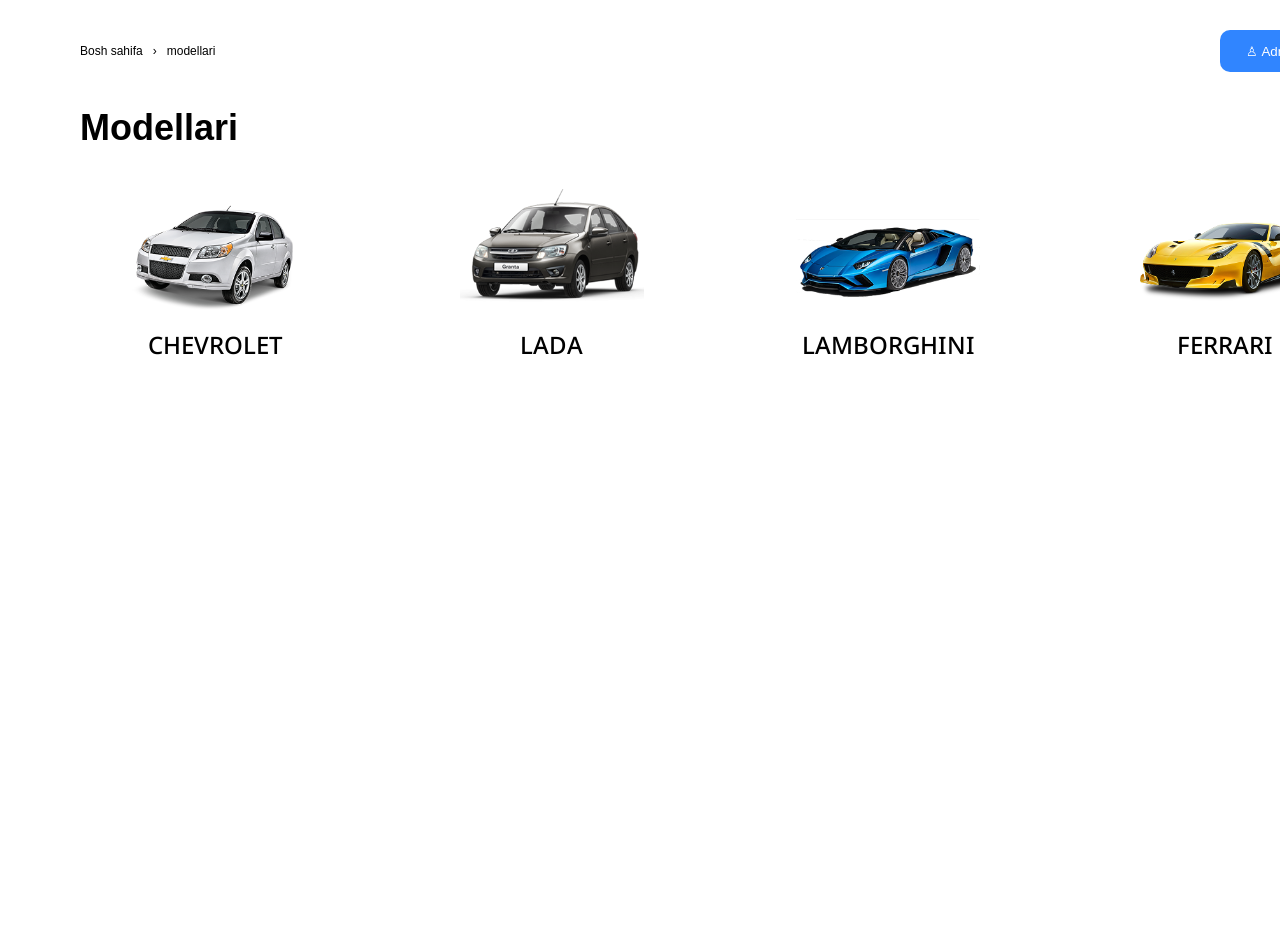
<file: index.html>
<!DOCTYPE html>
<html lang="uz">

<head>
    <meta charset="UTF-8">
    <title>Car shop</title>
    <link rel="icon" type="image/png" href="./img/General_Motors_(2021).svg.webp">
    <link rel="stylesheet" href="./main.css">
    <link rel="preconnect" href="https://fonts.googleapis.com">
    <link rel="preconnect" href="https://fonts.gstatic.com" crossorigin>
    <link
        href="https://fonts.googleapis.com/css2?family=Archivo+Black&family=Figtree:ital,wght@0,300..900;1,300..900&family=Inter:ital,opsz,wght@0,14..32,100..900;1,14..32,100..900&family=Noto+Sans:ital,wght@0,100..900;1,100..900&family=Open+Sans:ital,wght@0,300..800;1,300..800&family=Poppins:ital,wght@0,100;0,200;0,300;0,400;0,500;0,600;0,700;0,800;0,900;1,100;1,200;1,300;1,400;1,500;1,600;1,700;1,800;1,900&family=Public+Sans:ital,wght@0,100..900;1,100..900&family=Roboto:ital,wght@0,100..900;1,100..900&display=swap"
        rel="stylesheet">
    <link href="https://unpkg.com/aos@2.3.1/dist/aos.css" rel="stylesheet">
</head>

<body>

    <main class="container">

        <header class="header">
            <div class="breadcrumb">
                <a href="#">Bosh sahifa</a>
                <span>›</span>
                <p>modellari</p>
            </div>

            <button class="admin-btn" onclick="window.location.href='panel.html'">
                ♙ Admin o'tish
            </button>
        </header>
        <div data-aos="fade-right">
            <h1>Modellari</h1>
        </div>

        <section class="cars">

            <button class="car-btn" onclick=" window.location.href='modellar.html'" data-aos="zoom-in">
                <img src="./img/nexia.png" alt="Chevrolet">
                <p>CHEVROLET</p>
            </button>

            <button class="car-btn" data-aos="zoom-in">
                <img src="./img/lada.png" alt="Lada">
                <p>LADA</p>
            </button>

            <button class="car-btn" data-aos="zoom-in">
                <img src="./img/lambo.png" alt="Lamborghini">
                <p>LAMBORGHINI</p>
            </button>

            <button class="car-btn" data-aos="zoom-in">
                <img src="./img/ferrari.png" alt="Ferrari">
                <p>FERRARI</p>
            </button>

        </section>

    </main>
    <script src="https://unpkg.com/aos@2.3.1/dist/aos.js"></script>
    <script>
        AOS.init();
    </script>
</body>

</html>
</file>
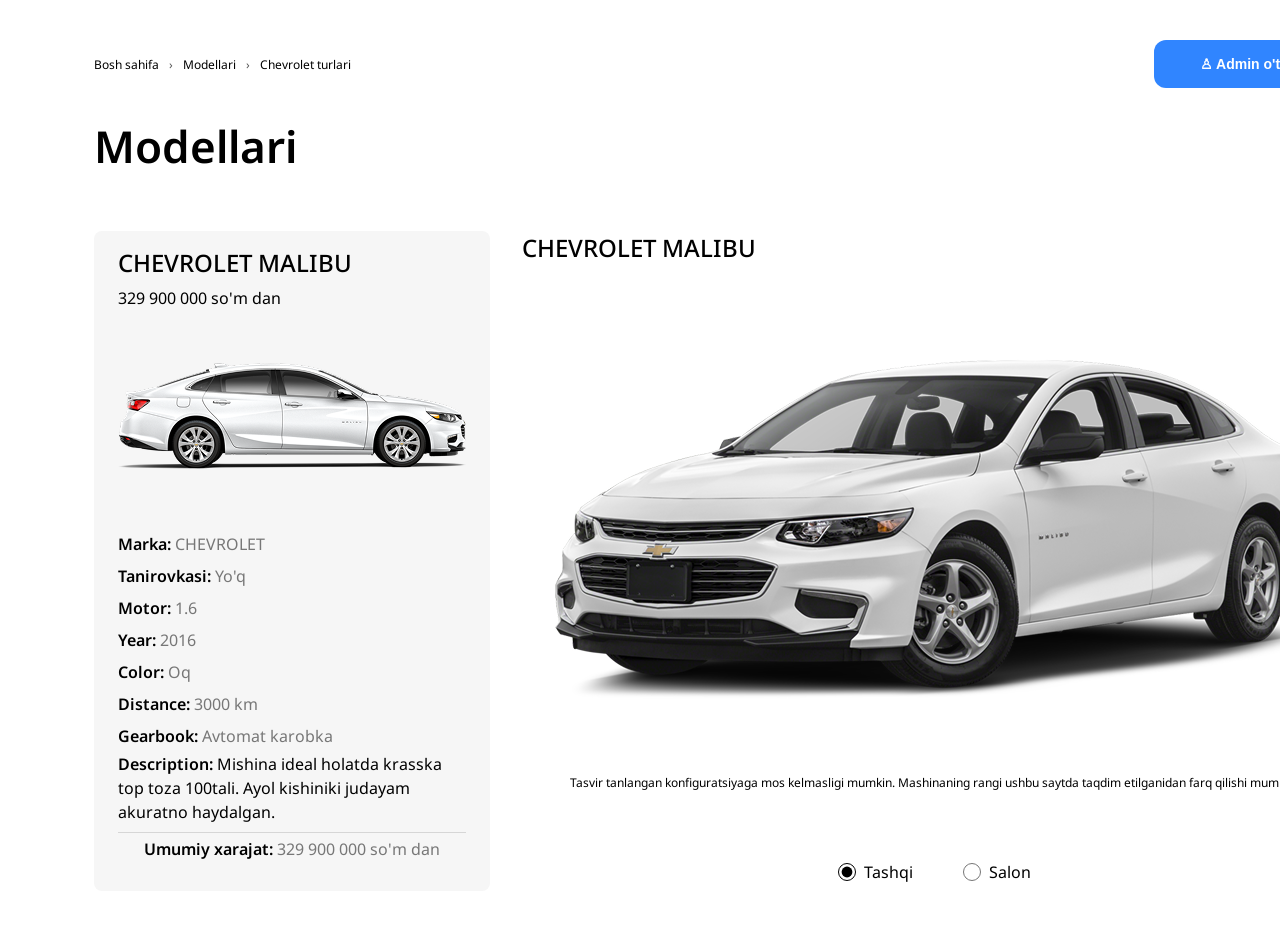
<file: ichki.html>
<!DOCTYPE html>
<html lang="uz">

<head>
  <meta charset="UTF-8">
  <meta name="viewport" content="width=device-width, initial-scale=1.0">
  <title>Car shop</title>
  <link rel="icon" type="image/png" href="./img/General_Motors_(2021).svg.webp">

  <link href="https://fonts.googleapis.com/css2?family=Noto+Sans:wght@400;500;600;700&display=swap" rel="stylesheet">
  <link rel="stylesheet" href="./style.css">
  <link href="https://unpkg.com/aos@2.3.1/dist/aos.css" rel="stylesheet">
</head>

<body>

  <div class="container">

    <header class="header">

      <div class="breadcrumb">
        <a href="./index.html">Bosh sahifa</a>
        <span>›</span>
        <a href="./modellar.html">Modellari</a>
        <span>›</span>
        <p>Chevrolet turlari</p>
      </div>

      <button class="admin-btn" onclick="window.location.href='panel.html'">
        ♙ Admin o'tish
      </button>

    </header>
    <div data-aos="fade-right">
      <h1>Modellari</h1>
    </div>

    <section class="car-detail">



      <div class="inner" data-aos="flip-up">

        <h2>CHEVROLET MALIBU</h2>

        <p class="price">
          329 900 000 so'm dan
        </p>

        <img class="small-car" src="./img/malibu1.png" alt="Chevrolet Malibu">

        <div class="inner-text">

          <p><b>Marka:</b> <span>CHEVROLET</span></p>

          <p><b>Tanirovkasi:</b> <span>Yo'q</span></p>

          <p><b>Motor:</b> <span>1.6</span></p>

          <p><b>Year:</b> <span>2016</span></p>

          <p><b>Color:</b> <span>Oq</span></p>

          <p><b>Distance:</b> <span>3000 km</span></p>

          <p><b>Gearbook:</b> <span>Avtomat karobka</span></p>

          <p class="description">
            <b>Description:</b>
            <span>
              Mishina ideal holatda krasska top toza 100tali.
              Ayol kishiniki judayam akuratno haydalgan.
            </span>
          </p>

          <hr>

          <p class="total">
            <b>Umumiy xarajat:</b>
            <span>329 900 000 so'm dan</span>
          </p>

        </div>

      </div>



      <div class="car-preview" data-aos="zoom-in-left">

        <h2>CHEVROLET MALIBU</h2>

        <img class="big-car" src="./img/Rectangle 1973.png" alt="Chevrolet Malibu">
        <p class="warning">
          Tasvir tanlangan konfiguratsiyaga mos kelmasligi mumkin.
          Mashinaning rangi ushbu saytda taqdim etilganidan farq qilishi mumkin.
        </p>

        <div class="car-options">

          <div class="car-options">

            <label>
              <input type="radio" name="salon" onchange="window.location.href='./ichki.html'" checked>
              Tashqi
            </label>

            <label>
              <input type="radio" name="salon" onchange="window.location.href='./ichki2.html'">
              Salon
            </label>
          </div>
        </div>

      </div>

    </section>

  </div>
  <script src="https://unpkg.com/aos@2.3.1/dist/aos.js"></script>
  <script>
    AOS.init();
  </script>
</body>

</html>
</file>
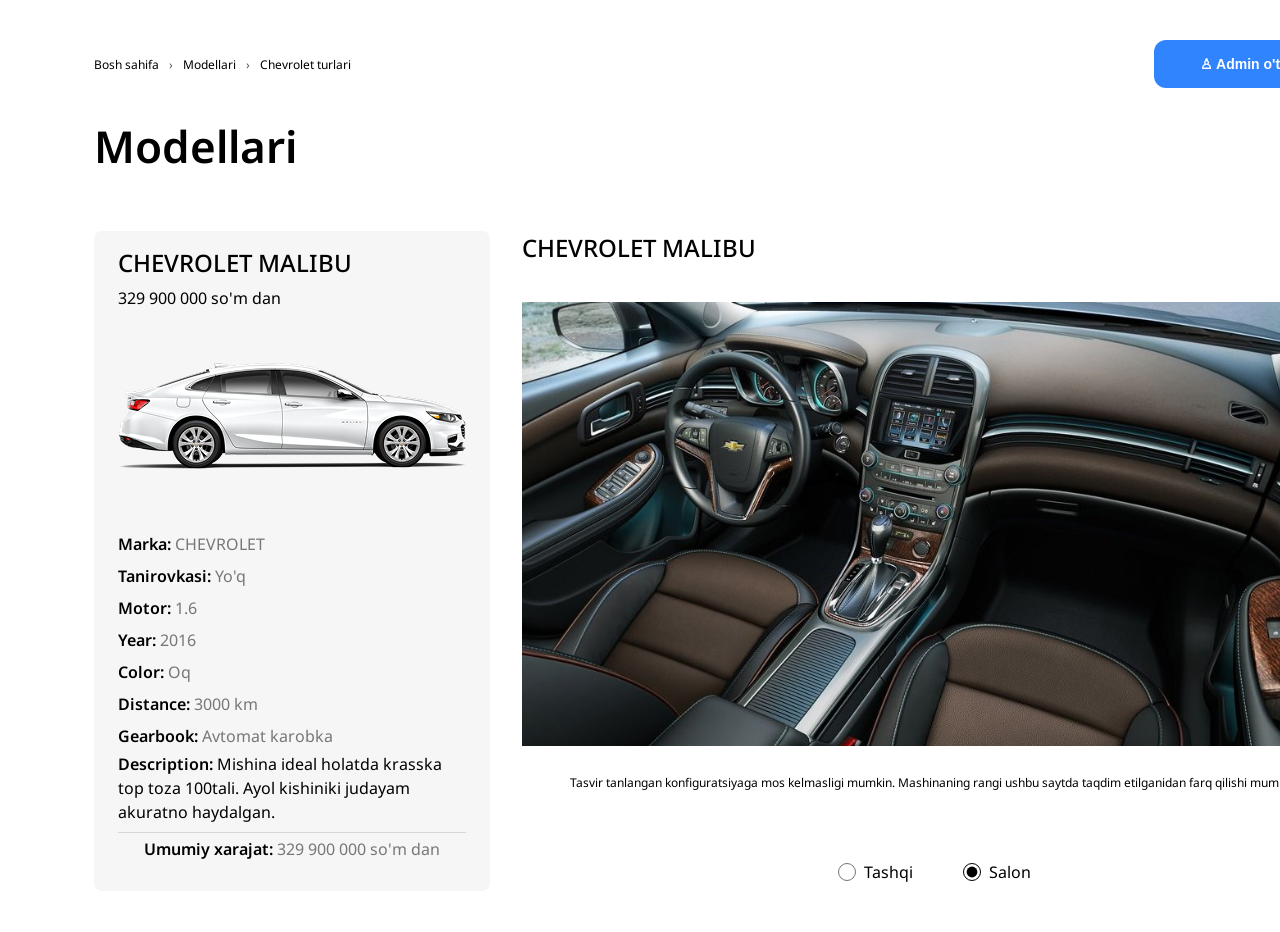
<file: ichki2.html>
<!DOCTYPE html>
<html lang="uz">

<head>
  <meta charset="UTF-8">
  <meta name="viewport" content="width=device-width, initial-scale=1.0">
  <title>Car shop</title>
  <link rel="icon" type="image/png" href="./img/General_Motors_(2021).svg.webp">

  <link href="https://fonts.googleapis.com/css2?family=Noto+Sans:wght@400;500;600;700&display=swap" rel="stylesheet">
  <link rel="stylesheet" href="./style.css">
  <link href="https://unpkg.com/aos@2.3.1/dist/aos.css" rel="stylesheet">
</head>

<body>

  <div class="container">

    <header class="header">

      <div class="breadcrumb">
        <a href="./index.html">Bosh sahifa</a>
        <span>›</span>
        <a href="./modellar.html">Modellari</a>
        <span>›</span>
        <p>Chevrolet turlari</p>
      </div>

      <button class="admin-btn" onclick="window.location.href='panel.html'">
        ♙ Admin o'tish
      </button>

    </header>

    <div data-aos="fade-right">
      <h1>Modellari</h1>
    </div>

    <section class="car-detail">



      <div class="inner" data-aos="flip-up">

        <h2>CHEVROLET MALIBU</h2>

        <p class="price">
          329 900 000 so'm dan
        </p>

        <img class="small-car" src="./img/malibu1.png" alt="Chevrolet Malibu">

        <div class="inner-text">

          <p><b>Marka:</b> <span>CHEVROLET</span></p>

          <p><b>Tanirovkasi:</b> <span>Yo'q</span></p>

          <p><b>Motor:</b> <span>1.6</span></p>

          <p><b>Year:</b> <span>2016</span></p>

          <p><b>Color:</b> <span>Oq</span></p>

          <p><b>Distance:</b> <span>3000 km</span></p>

          <p><b>Gearbook:</b> <span>Avtomat karobka</span></p>

          <p class="description">
            <b>Description:</b>
            <span>
              Mishina ideal holatda krasska top toza 100tali.
              Ayol kishiniki judayam akuratno haydalgan.
            </span>
          </p>

          <hr>

          <p class="total">
            <b>Umumiy xarajat:</b>
            <span>329 900 000 so'm dan</span>
          </p>

        </div>

      </div>



      <div class="car-preview" data-aos="zoom-in-left">

        <h2>CHEVROLET MALIBU</h2>

        <img class="big-car" src="./img/ichki malibu.svg" alt="Chevrolet Malibu">
        <p class="warning">
          Tasvir tanlangan konfiguratsiyaga mos kelmasligi mumkin.
          Mashinaning rangi ushbu saytda taqdim etilganidan farq qilishi mumkin.
        </p>

        <div class="car-options">

          <div class="car-options">

            <label>
              <input type="radio" name="salon" onchange="window.location.href='./ichki.html'">
              Tashqi
            </label>

            <label>
              <input type="radio" name="salon" onchange="window.location.href='./ichki2.html'" checked>
              Salon
            </label>

          </div>
        </div>

      </div>

    </section>

  </div>
  <script src="https://unpkg.com/aos@2.3.1/dist/aos.js"></script>
  <script>
    AOS.init();
  </script>
</body>

</html>
</file>
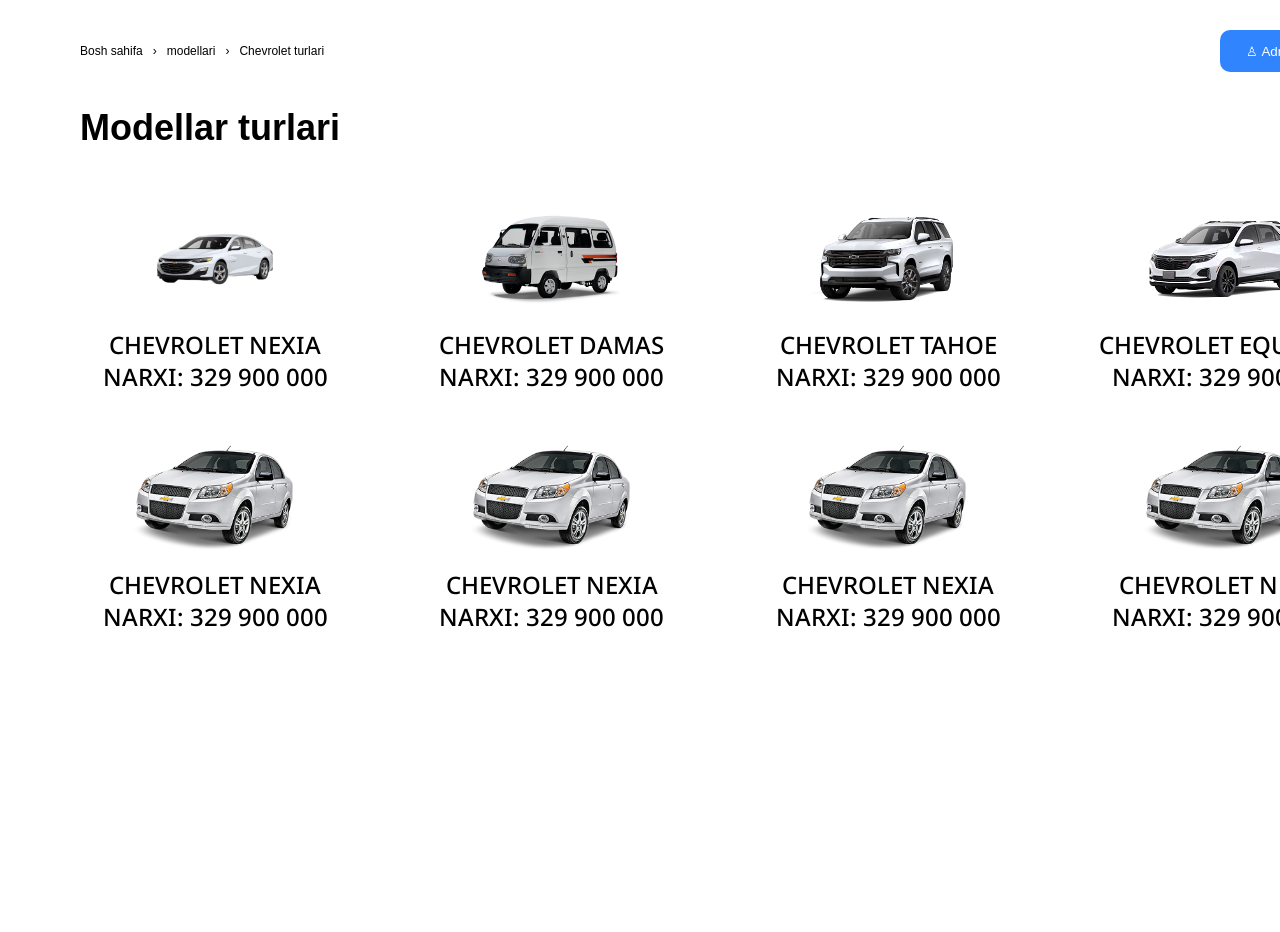
<file: modellar.html>
<!DOCTYPE html>
<html lang="en">

<head>
  <meta charset="UTF-8">
  <meta name="viewport" content="width=device-width, initial-scale=1.0">
  <title>Car shop</title>
  <link rel="icon" type="image/png" href="./img/General_Motors_(2021).svg.webp">
  <link rel="stylesheet" href="main.css">
  <link rel="preconnect" href="https://fonts.googleapis.com">
  <link rel="preconnect" href="https://fonts.gstatic.com" crossorigin>
  <link
    href="https://fonts.googleapis.com/css2?family=Archivo+Black&family=Figtree:ital,wght@0,300..900;1,300..900&family=Inter:ital,opsz,wght@0,14..32,100..900;1,14..32,100..900&family=Noto+Sans:ital,wght@0,100..900;1,100..900&family=Open+Sans:ital,wght@0,300..800;1,300..800&family=Poppins:ital,wght@0,100;0,200;0,300;0,400;0,500;0,600;0,700;0,800;0,900;1,100;1,200;1,300;1,400;1,500;1,600;1,700;1,800;1,900&family=Public+Sans:ital,wght@0,100..900;1,100..900&family=Roboto:ital,wght@0,100..900;1,100..900&display=swap"
    rel="stylesheet">
  <link href="https://unpkg.com/aos@2.3.1/dist/aos.css" rel="stylesheet">
</head>

<body>

  <main class="container">

    <header class="header">
      <div class="breadcrumb">
        <a href="index.html">Bosh sahifa</a>
        <span>›</span>
        <a href="./modellar.html">
          <p>modellari</p>
        </a>
        <span>›</span>
        <p>Chevrolet turlari</p>
      </div>

      <button class="admin-btn" onclick="window.location.href='panel.html'">
        ♙ Admin o'tish
      </button>
    </header>
    <div data-aos="fade-right">
      <h1>Modellar turlari</h1>
    </div>

    <section class="cars">
      <button class="car-btn" onclick="window.location.href='ichki.html'" data-aos="zoom-in">
        <img src="./img/malibu.png" alt="Chevrolet">
        <p>Chevrolet Nexia</p>
        <p>Narxi: <span>329 900 000 </span></p>
      </button>

      <button class="car-btn" data-aos="zoom-in">
        <img src="./img/damas.svg" alt="Lada">
        <p>CHEVROLET DAMAS </p>
        <p>Narxi: <span>329 900 000 </span></p>
      </button>

      <button class="car-btn" data-aos="zoom-in">
        <img src="./img/tahoe.svg" alt="Lamborghini">
        <p>Chevrolet Tahoe</p>
        <p>Narxi: <span>329 900 000 </span></p>
      </button>

      <button class="car-btn" data-aos="zoom-in">
        <img src="./img/mashina.svg" alt="Ferrari">
        <p>Chevrolet Equinox</p>
        <p>Narxi: <span>329 900 000 </span></p>
      </button>

    </section>
    <section class="cars">
      <button class="car-btn" onclick="window.location.href='modellar.html'" data-aos="zoom-in">
        <img src="./img/nexia.png" alt="Chevrolet">
        <p>Chevrolet Nexia</p>
        <p>Narxi: <span>329 900 000 </span></p>
      </button>

      <button class="car-btn" data-aos="zoom-in">
        <img src="./img/nexia.png" alt="Lada">
        <p>Chevrolet Nexia</p>
        <p>Narxi: <span>329 900 000 </span></p>
      </button>

      <button class="car-btn" data-aos="zoom-in">
        <img src="./img/nexia.png" alt="Lamborghini">
        <p>Chevrolet Nexia</p>
        <p>Narxi: <span>329 900 000 </span></p>
      </button>

      <button class="car-btn" data-aos="zoom-in">
        <img src="./img/nexia.png" alt="Ferrari">
        <p>Chevrolet Nexia</p>
        <p>Narxi: <span>329 900 000 </span></p>
      </button>

    </section>
  </main>
  <script src="https://unpkg.com/aos@2.3.1/dist/aos.js"></script>
  <script>
    AOS.init();
  </script>
</body>

</html>
</file>
<file: main.css>
* {
  margin: 0;
  padding: 0;
  box-sizing: border-box;
}

body {
  font-family: Arial, sans-serif;
}

.container {
  width: 1440px;
  height: 932px;
  background-color: white;
  margin: 0 auto;
  padding: 30px 80px;
}

.header {
  display: flex;
  align-items: center;
  justify-content: space-between;
}

.breadcrumb {
  display: flex;
  align-items: center;
  gap: 10px;
  font-size: 12px;
}

.breadcrumb a {
  color: black;
  text-decoration: none;
}

.admin-btn {
  width: 140px;
  height: 42px;
  background-color: #3085ff;
  color: white;
  border: none;
  border-radius: 10px;
  cursor: pointer;
}

h1 {
  font-size: 36px;
  margin-top: 35px;
}

.cars {
  display: flex;
  justify-content: space-between;
  align-items: center;
  margin-top: 40px;
}

.car-btn {
  width: 270px;
  height: 200px;
  border: none;
  background-color: white;
  cursor: pointer;
  display: flex;
  flex-direction: column;
  align-items: center;
}

.car-btn img {
  width: 250px;
  height: 140px;
  object-fit: contain;
}

.car-btn p {
  font-family: Noto Sans;
  font-weight: 500;
  font-style: Medium;
  font-size: 24px;
  leading-trim: NONE;
  line-height: 32px;
  letter-spacing: 0%;
  text-transform: uppercase;

}

.car-btn:hover {
  transform: translateY(-5px);
  transition: 0.3s;
}

.inner {
  width: 396px;
  height: 699px;
  position: absolute;
  top: 242px;
  left: 94px;
  angle: 0 deg;
  opacity: 1;
  border-radius: 8px;
  background: rgba(246, 246, 246, 1);
  margin-top: -50px;

  h2 {
    margin-top: 20px;
    width: 234x;
    height: 32px;
    top: 258px;
    left: 118px;

    font-family: Noto Sans;
    font-weight: 500;
    font-style: Medium;
    font-size: 24px;
    leading-trim: NONE;
    line-height: 32px;
    letter-spacing: 0%;
    text-transform: uppercase;
    padding: 0px 0px 0px 30px;
  }

  p {
    width: 200px;
    height: 32px;
    font-family: Noto Sans;
    font-weight: 400;
    font-style: Regular;
    font-size: 16px;
    leading-trim: NONE;
    line-height: 32px;
    letter-spacing: 0%;
    margin-top: 10px;
    padding: 0px 0px 0px 30px;

  }

  img {
    margin-left: 24px;
    margin-top: 10px;
  }
}

.inner-text {
  width: 348px;
  height: 364px;
  position: absolute;
  top: 522px;
  left: 118px;
  gap: 4px;
  angle: 0 deg;
  opacity: 1;

  p {
    font-family: Noto Sans;
    font-weight: 600;
    font-style: SemiBold;
    font-size: 16px;
    leading-trim: NONE;
    line-height: 32px;
    letter-spacing: 0%;


    span {
      font-family: Noto Sans;
      font-weight: 400;
      font-style: Regular;
      font-size: 16px;
      leading-trim: NONE;
      line-height: 32px;
      letter-spacing: 0%;

    }




    >:nth-child(2) {}

    >:nth-child(3) {}

    >:nth-child(4) {}

    >:nth-child(5) {}

    >:nth-child(6) {}

    >:nth-child(7) {}

    >:nth-child(8) {}
  }

}
</file>
<file: style.css>
* {
    margin: 0;
    padding: 0;
    box-sizing: border-box;
}

body {
    font-family: "Noto Sans", sans-serif;
    background-color: white;
}

.container {
    width: 1440px;
    height: 932px;
    background-color: white;
    margin: 0 auto;
    padding: 40px 94px;
}



.header {
    display: flex;
    align-items: center;
    justify-content: space-between;
}

.breadcrumb {
    display: flex;
    align-items: center;
    gap: 10px;
    font-size: 12px;
}

.breadcrumb a {
    color: black;
    text-decoration: none;
}

.breadcrumb span {
    color: #555;
}

.breadcrumb p {
    color: black;
}

.admin-btn {
    width: 192px;
    height: 48px;
    background-color: #3085ff;
    color: white;
    border: none;
    border-radius: 12px;
    font-size: 14px;
    font-weight: 600;
    cursor: pointer;
}



h1 {
    font-size: 44px;
    font-weight: 600;
    margin-top: 28px;
}



.car-detail {
    display: flex;
    align-items: flex-start;
    gap: 32px;
    margin-top: 55px;
}



.inner {
    width: 396px;
    height: 660px;
    flex-shrink: 0;
    border-radius: 8px;
    background: rgba(246, 246, 246, 1);
    padding: 16px 24px;
}

.inner h2 {
    font-size: 24px;
    font-weight: 500;
    line-height: 32px;
    text-transform: uppercase;
}

.price {
    font-size: 16px;
    font-weight: 400;
    margin-top: 8px;
}

.small-car {
    width: 348px;
    height: 190px;
    object-fit: contain;
    margin-top: 12px;
}



.inner-text {
    width: 348px;
    margin-top: 12px;
}

.inner-text p {
    font-size: 16px;
    font-weight: 400;
    line-height: 32px;
}

.inner-text b {
    font-weight: 600;
    color: black;
}

.inner-text span {
    color: #777;
    font-weight: 400;
}

.description {
    line-height: 24px !important;
}

.description span {
    color: black;
}

.inner-text hr {
    border: none;
    border-top: 1px solid #d6d6d6;
    margin-top: 8px;
}

.total {
    text-align: center;
    white-space: nowrap;
}



.car-preview {
    flex: 1;
    min-width: 0;
}

.car-preview h2 {
    font-size: 24px;
    font-weight: 500;
    text-transform: uppercase;
    margin-top: 0;
}

.big-car {
    width: 100%;
    height: 460px;
    object-fit: contain;
    margin-top: 30px;
}

.car-icons {
    display: flex;
    justify-content: flex-end;
    gap: 20px;
    padding-right: 30px;
    font-size: 22px;
    margin-top: -5px;
}

.warning {
    font-size: 12px;
    color: black;
    text-align: center;
    margin-top: 15px;
}



.car-options {
    display: flex;
    justify-content: center;
    align-items: center;
    gap: 50px;
    margin-top: 35px;
}

.car-options label {
    display: flex;
    align-items: center;
    gap: 8px;
    font-size: 16px;
    cursor: pointer;
}

.car-options input {
    width: 18px;
    height: 18px;
    accent-color: black;
    cursor: pointer;
}
</file>
